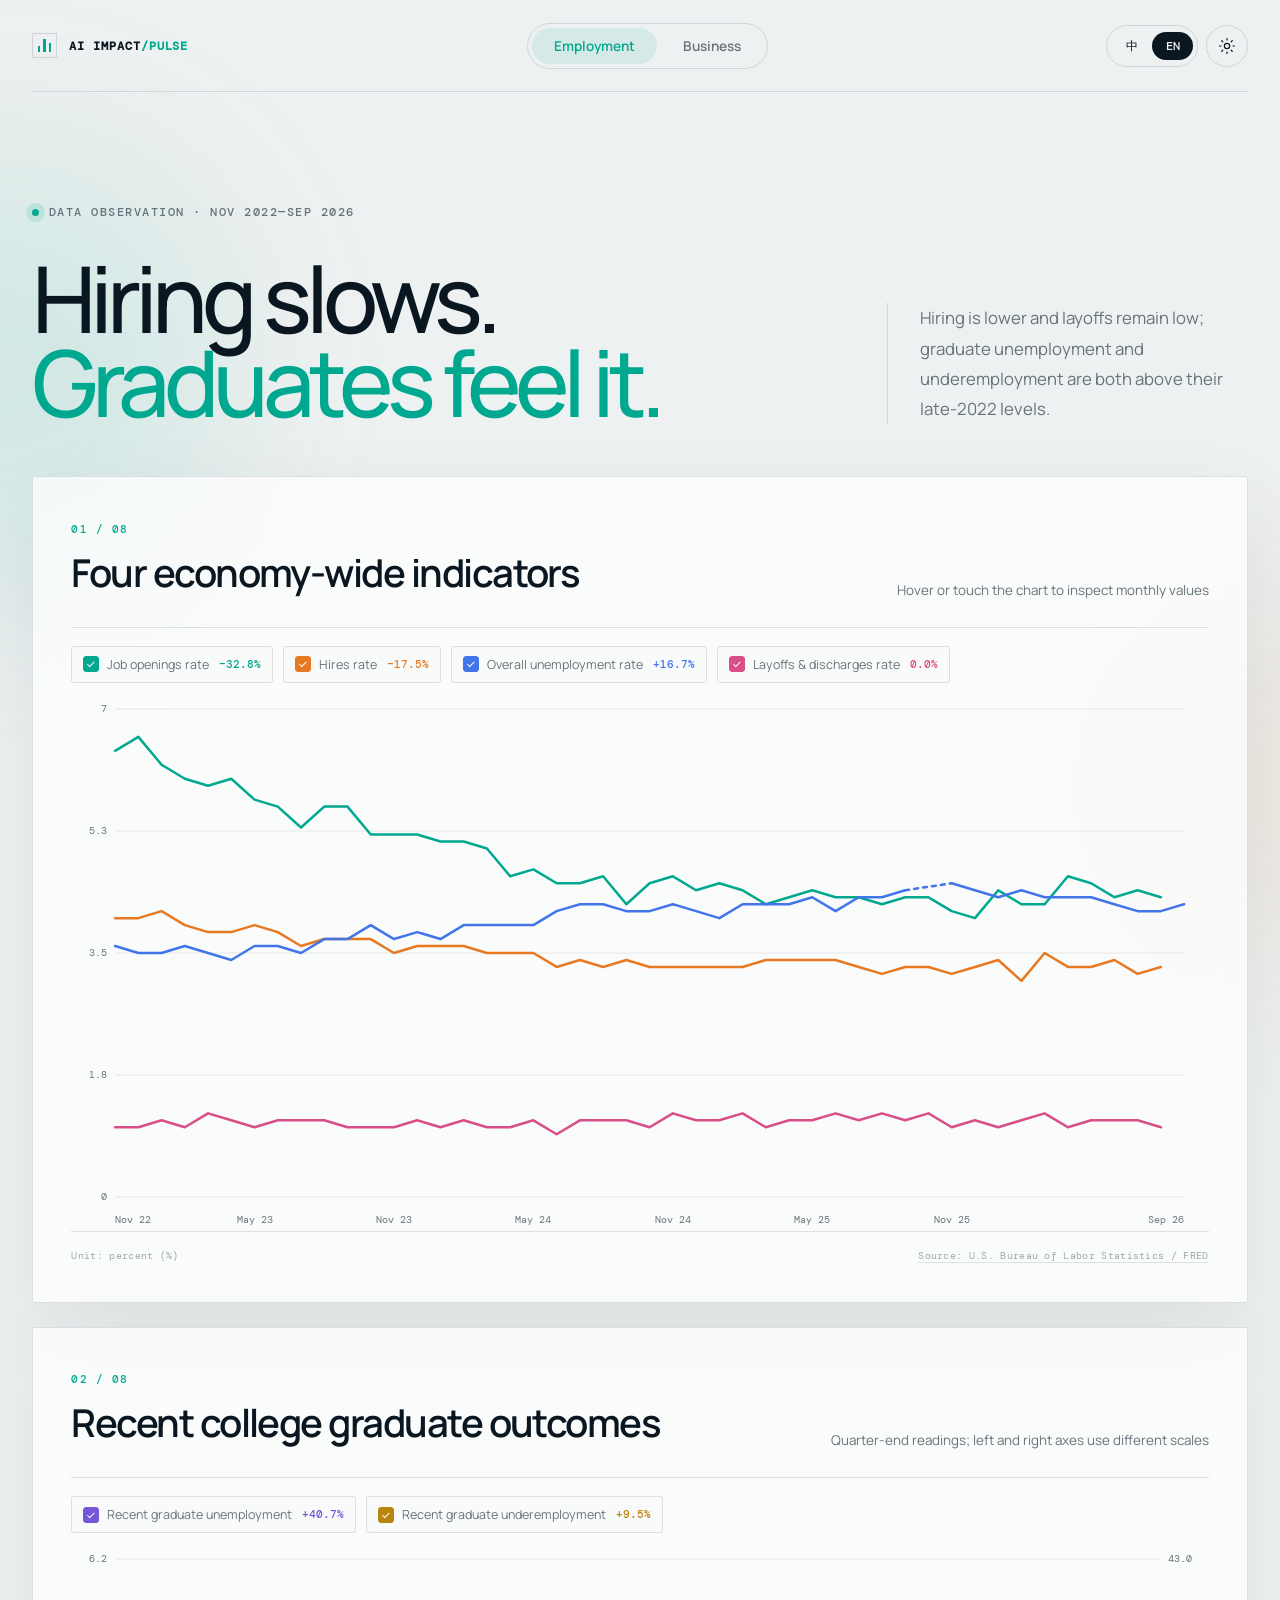
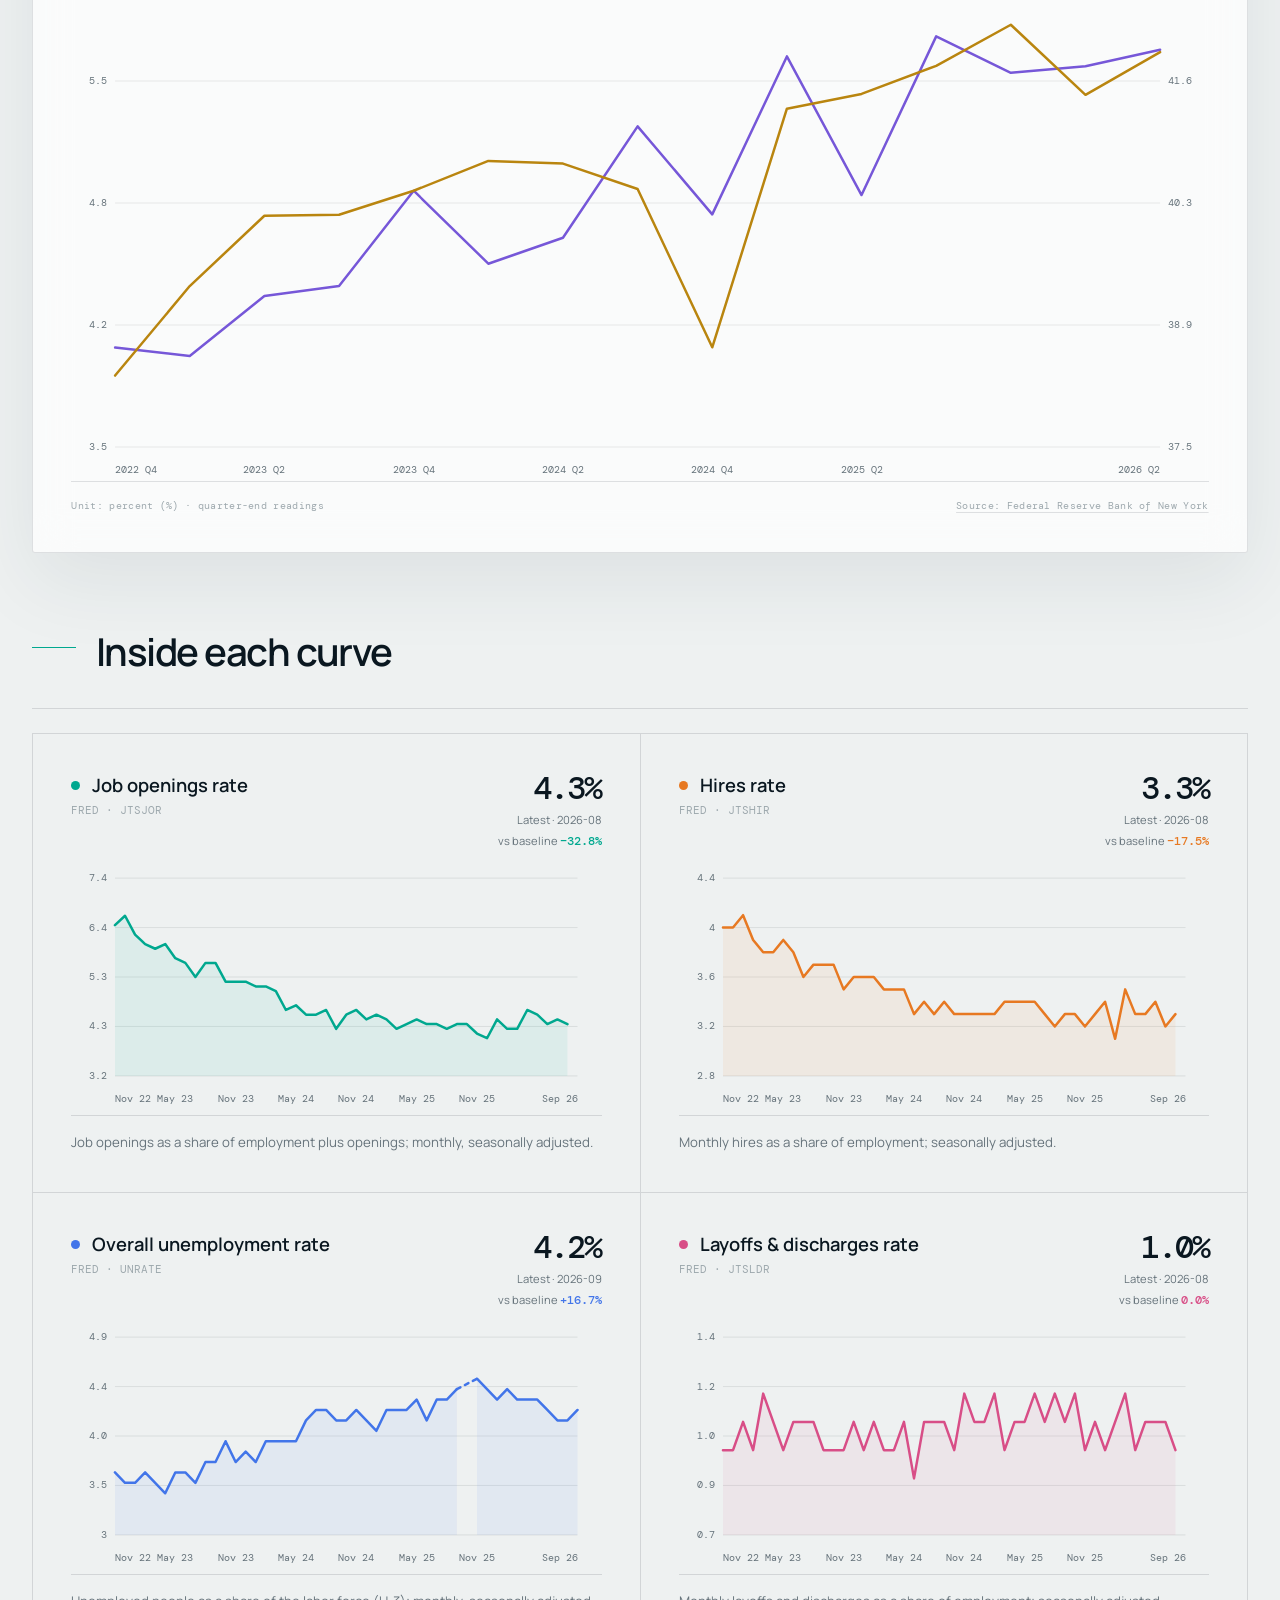
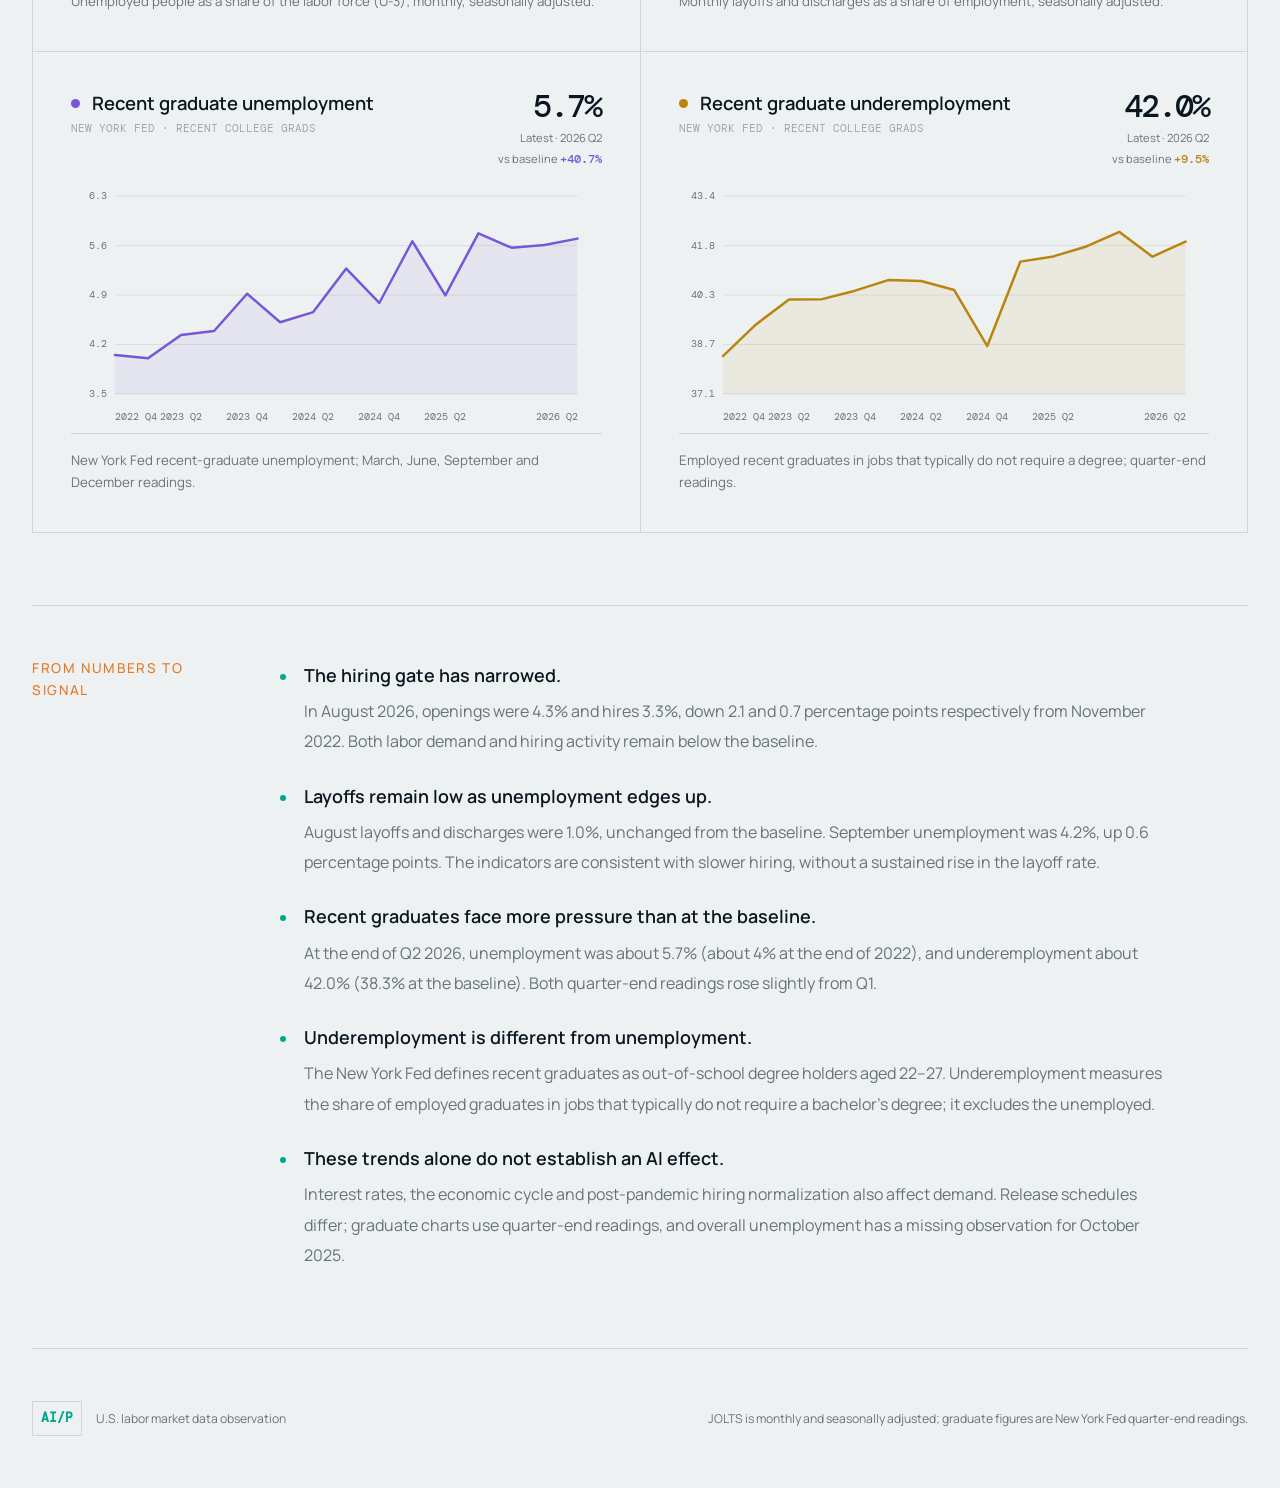
<file: index.html>
<!doctype html>
<html lang="zh-CN" data-theme="system">
<head>
  <meta charset="utf-8">
  <meta name="viewport" content="width=device-width, initial-scale=1">
  <meta name="description" content="生成式 AI 兴起后美国劳动力市场关键指标的交互式数据观察。">
  <meta name="color-scheme" content="light dark">
  <title>就业｜AI 时代的数据观察</title>
  <link rel="icon" type="image/svg+xml" href="data:image/svg+xml,%3Csvg xmlns='http://www.w3.org/2000/svg' viewBox='0 0 64 64'%3E%3Crect width='64' height='64' rx='16' fill='%2309141f'/%3E%3Cpath d='M11 43l12-13 10 7 20-22' fill='none' stroke='%235eead4' stroke-width='6' stroke-linecap='round' stroke-linejoin='round'/%3E%3Ccircle cx='53' cy='15' r='5' fill='%23ffb454'/%3E%3C/svg%3E">
  <link rel="stylesheet" href="styles.css?v=6e21b7a8ffc6">
</head>
<body>
  <div class="ambient ambient-a" aria-hidden="true"></div>
  <div class="ambient ambient-b" aria-hidden="true"></div>

  <header class="topbar">
    <a class="brand" href="index.html" aria-label="AI Impact home">
      <span class="brand-mark" aria-hidden="true"><i></i><i></i><i></i></span>
      <span>AI IMPACT<span class="brand-accent">/PULSE</span></span>
    </a>
    <nav class="page-nav" aria-label="主题导航">
      <a href="index.html" data-i18n="navEmployment" aria-current="page">就业</a>
      <a href="business.html" data-i18n="navBusiness">企业</a>
    </nav>
    <div class="controls">
      <button class="control-btn lang-switch" id="langToggle" type="button" aria-label="Switch language"><span class="lang-active">中</span><span>EN</span></button>
      <button class="control-btn icon-btn" id="themeToggle" type="button" aria-label="切换至暗色模式">
        <svg class="sun" viewBox="0 0 24 24" aria-hidden="true"><circle cx="12" cy="12" r="3.5"/><path d="M12 2v2M12 20v2M4.93 4.93l1.42 1.42M17.65 17.65l1.42 1.42M2 12h2M20 12h2M4.93 19.07l1.42-1.42M17.65 6.35l1.42-1.42"/></svg>
        <svg class="moon" viewBox="0 0 24 24" aria-hidden="true"><path d="M20 15.2A8 8 0 0 1 8.8 4 8.2 8.2 0 1 0 20 15.2Z"/></svg>
      </button>
    </div>
  </header>

  <main id="top">
    <section class="intro" aria-labelledby="pageTitle">
      <div class="eyebrow"><span class="pulse-dot"></span><span data-i18n="eyebrow">数据观察 · 2022.11—2026.09</span></div>
      <div class="intro-grid">
        <div>
          <h1 id="pageTitle" data-i18n="title">招聘放缓，<br><em>毕业生承压。</em></h1>
        </div>
        <div class="intro-copy">
          <p data-i18n="dek">招聘率下降、裁员率仍低，毕业生失业与就业不足率均高于 2022 年末。</p>
        </div>
      </div>
    </section>

    <section class="overview-panel" aria-labelledby="overviewTitle">
      <div class="panel-head">
        <div>
          <span class="section-no">01 / 08</span>
          <h2 id="overviewTitle" data-i18n="overviewTitle">四项指标总览</h2>
        </div>
        <p data-i18n="overviewHint">移动鼠标或触摸图表，查看每月数据</p>
      </div>
      <div class="legend" id="mainLegend"></div>
      <div class="chart chart-large" id="overviewChart" role="img" aria-label="四项美国就业指标对比折线图"></div>
      <div class="source-row">
        <span data-i18n="unit">单位：百分比（%）</span>
        <a data-i18n="source" href="https://fred.stlouisfed.org/series/JTSJOR" target="_blank" rel="noopener">来源：U.S. Bureau of Labor Statistics / FRED</a>
      </div>
    </section>

    <section class="overview-panel graduate-overview" aria-labelledby="graduateOverviewTitle">
      <div class="panel-head">
        <div>
          <span class="section-no">02 / 08</span>
          <h2 id="graduateOverviewTitle" data-i18n="graduateOverviewTitle">近期大学毕业生就业状况</h2>
        </div>
        <p data-i18n="graduateOverviewHint">季度末读数；左右坐标轴采用不同量程</p>
      </div>
      <div class="legend" id="graduateLegend"></div>
      <div class="chart chart-large" id="graduateOverviewChart" role="img" aria-label="美国近期大学毕业生失业率与就业不足率折线图"></div>
      <div class="source-row">
        <span data-i18n="graduateUnit">单位：百分比（%）· 季度末读数</span>
        <a data-i18n="graduateSource" href="https://www.newyorkfed.org/research/college-labor-market" target="_blank" rel="noopener">来源：Federal Reserve Bank of New York</a>
      </div>
    </section>

    <section class="details" aria-labelledby="detailsTitle">
      <div class="details-head">
        <span class="eyebrow-line"></span>
        <h2 id="detailsTitle" data-i18n="detailsTitle">拆开每一条曲线</h2>
      </div>
      <div class="chart-grid" id="detailGrid"></div>
    </section>

    <section class="reading" aria-labelledby="readingTitle">
      <h2 class="reading-kicker" id="readingTitle" data-i18n="readingKicker">从数字到信号</h2>
      <ul class="reading-list" data-i18n="readingText"><li><strong>招聘入口收窄。</strong>2026 年 8 月职位空缺率为 4.3%、雇佣率为 3.3%，较 2022 年 11 月分别下降 2.1 和 0.7 个百分点，企业新增用人需求与招聘活动均低于起点。</li><li><strong>裁员仍低，失业率温和上行。</strong>8 月裁员与解雇率为 1.0%，与起点持平；9 月总体失业率为 4.2%，较起点上升 0.6 个百分点。这些指标更接近招聘放缓的图景，未显示裁员率持续抬升。</li><li><strong>近期毕业生压力高于起点。</strong>截至 2026 年第二季度，季度末失业率约为 5.7%（2022 年末约 4%），就业不足率约为 42.0%（起点为 38.3%）；相较上一季度，两项指标均小幅上升。</li><li><strong>就业不足不等于失业。</strong>纽约联储的近期毕业生指 22–27 岁、已离校且拥有本科及以上学历的人群；就业不足率衡量已就业者中从事通常不要求本科学历工作的比例，不包含失业者。</li><li><strong>趋势不能单独证明 AI 的因果作用。</strong>利率、经济周期和疫情后招聘正常化同样影响劳动力需求；不同指标发布进度不同，毕业生曲线为季度末读数，总体失业率在 2025 年 10 月存在数据缺口。</li></ul>
    </section>
  </main>

  <footer>
    <div><span class="footer-mark">AI/P</span><span data-i18n="footerText">美国劳动力市场数据观察</span></div>
    <p data-i18n="footerNote">JOLTS 指标为 Total Nonfarm、月度、季节调整；失业率为 U-3。</p>
  </footer>

  <div class="tooltip" id="tooltip" role="status" aria-live="polite"></div>
  <script src="app.js?v=ddf2c618155a"></script>
  <script src="charts.js?v=48e4c761e6e1"></script>
</body>
</html>
</file>
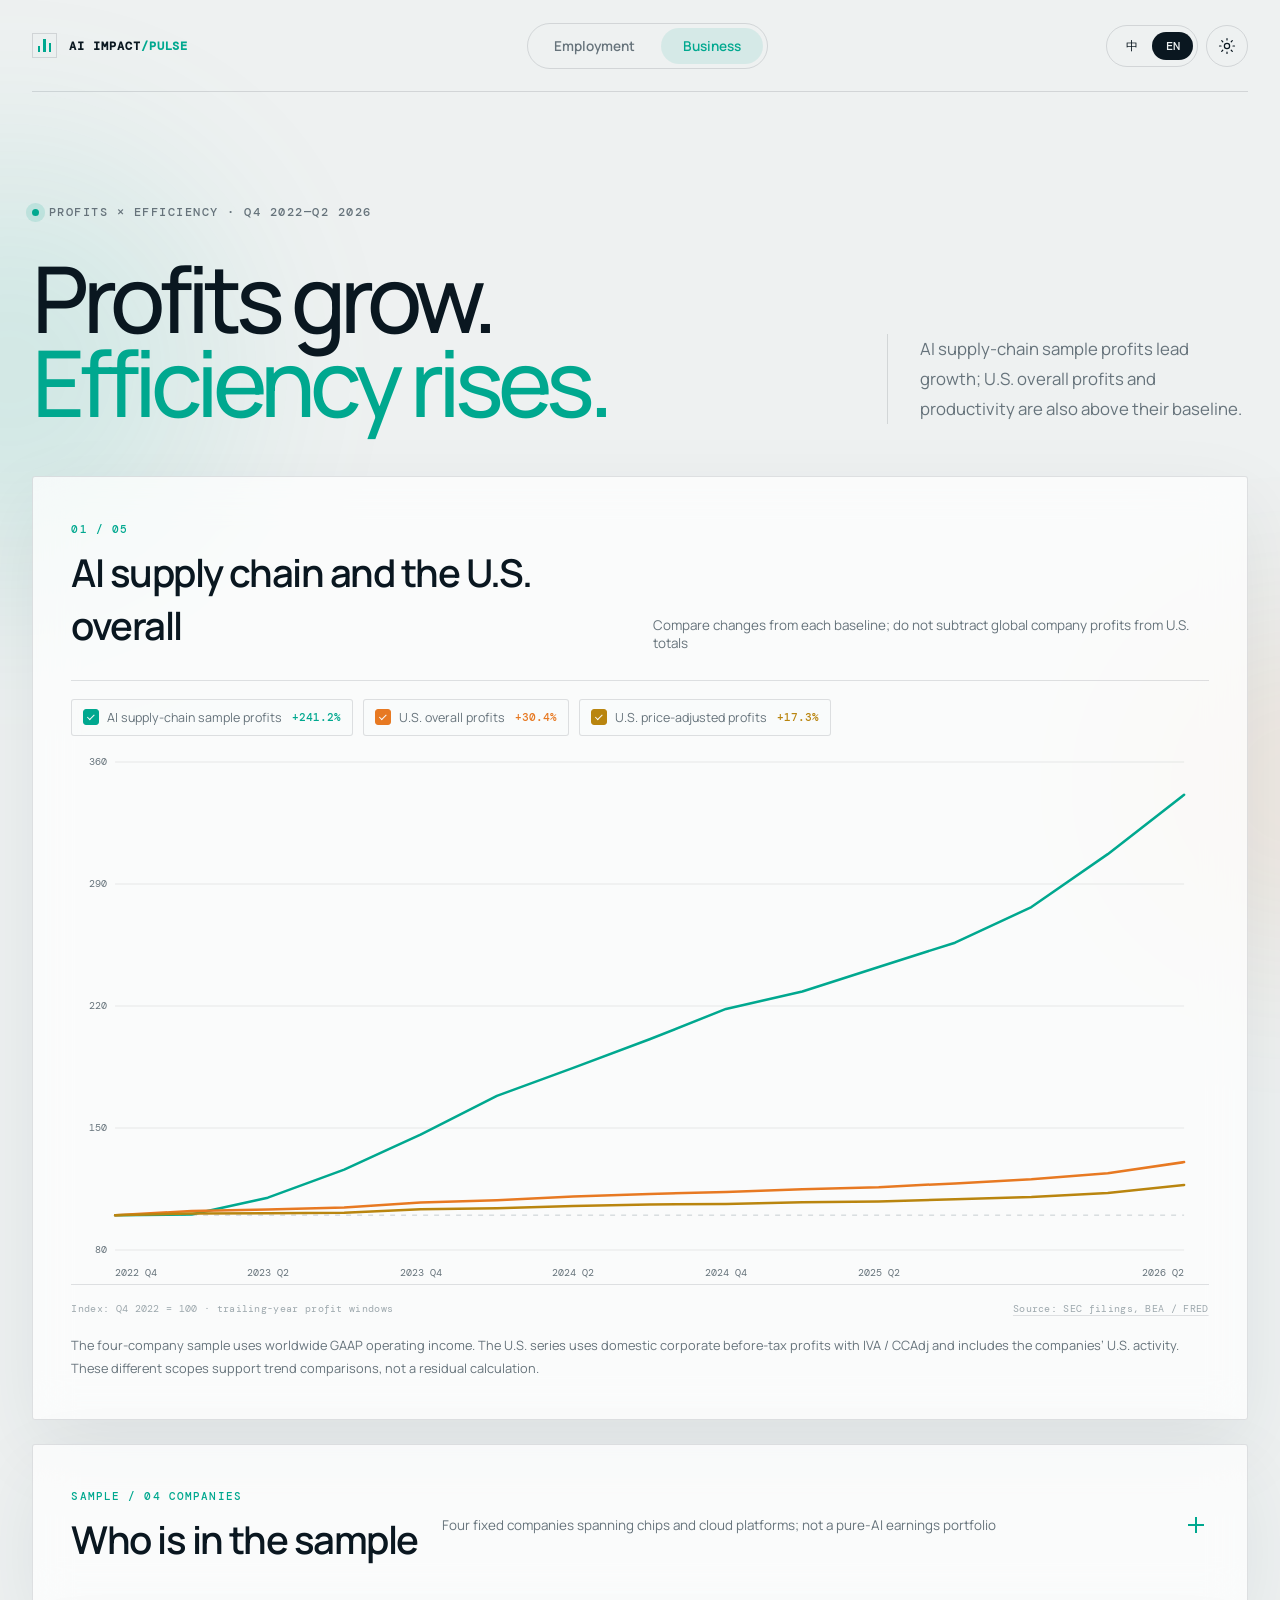
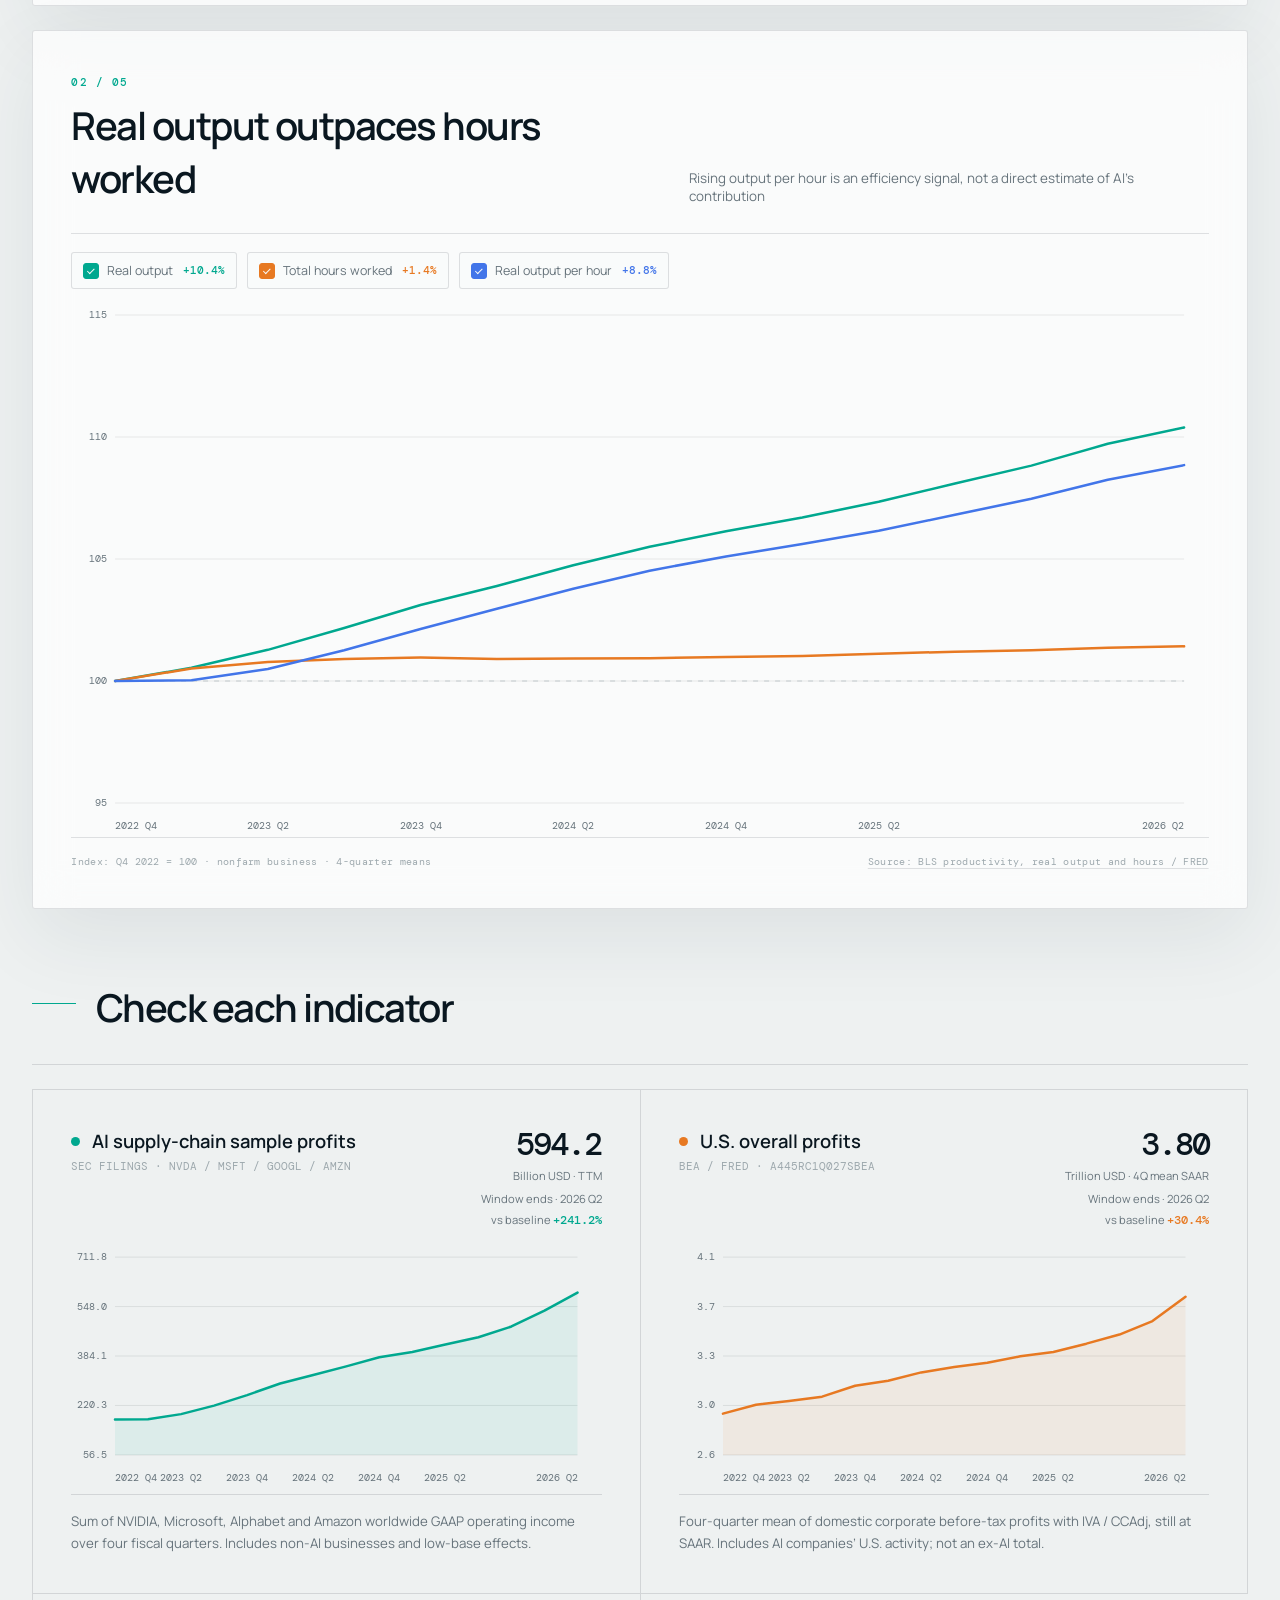
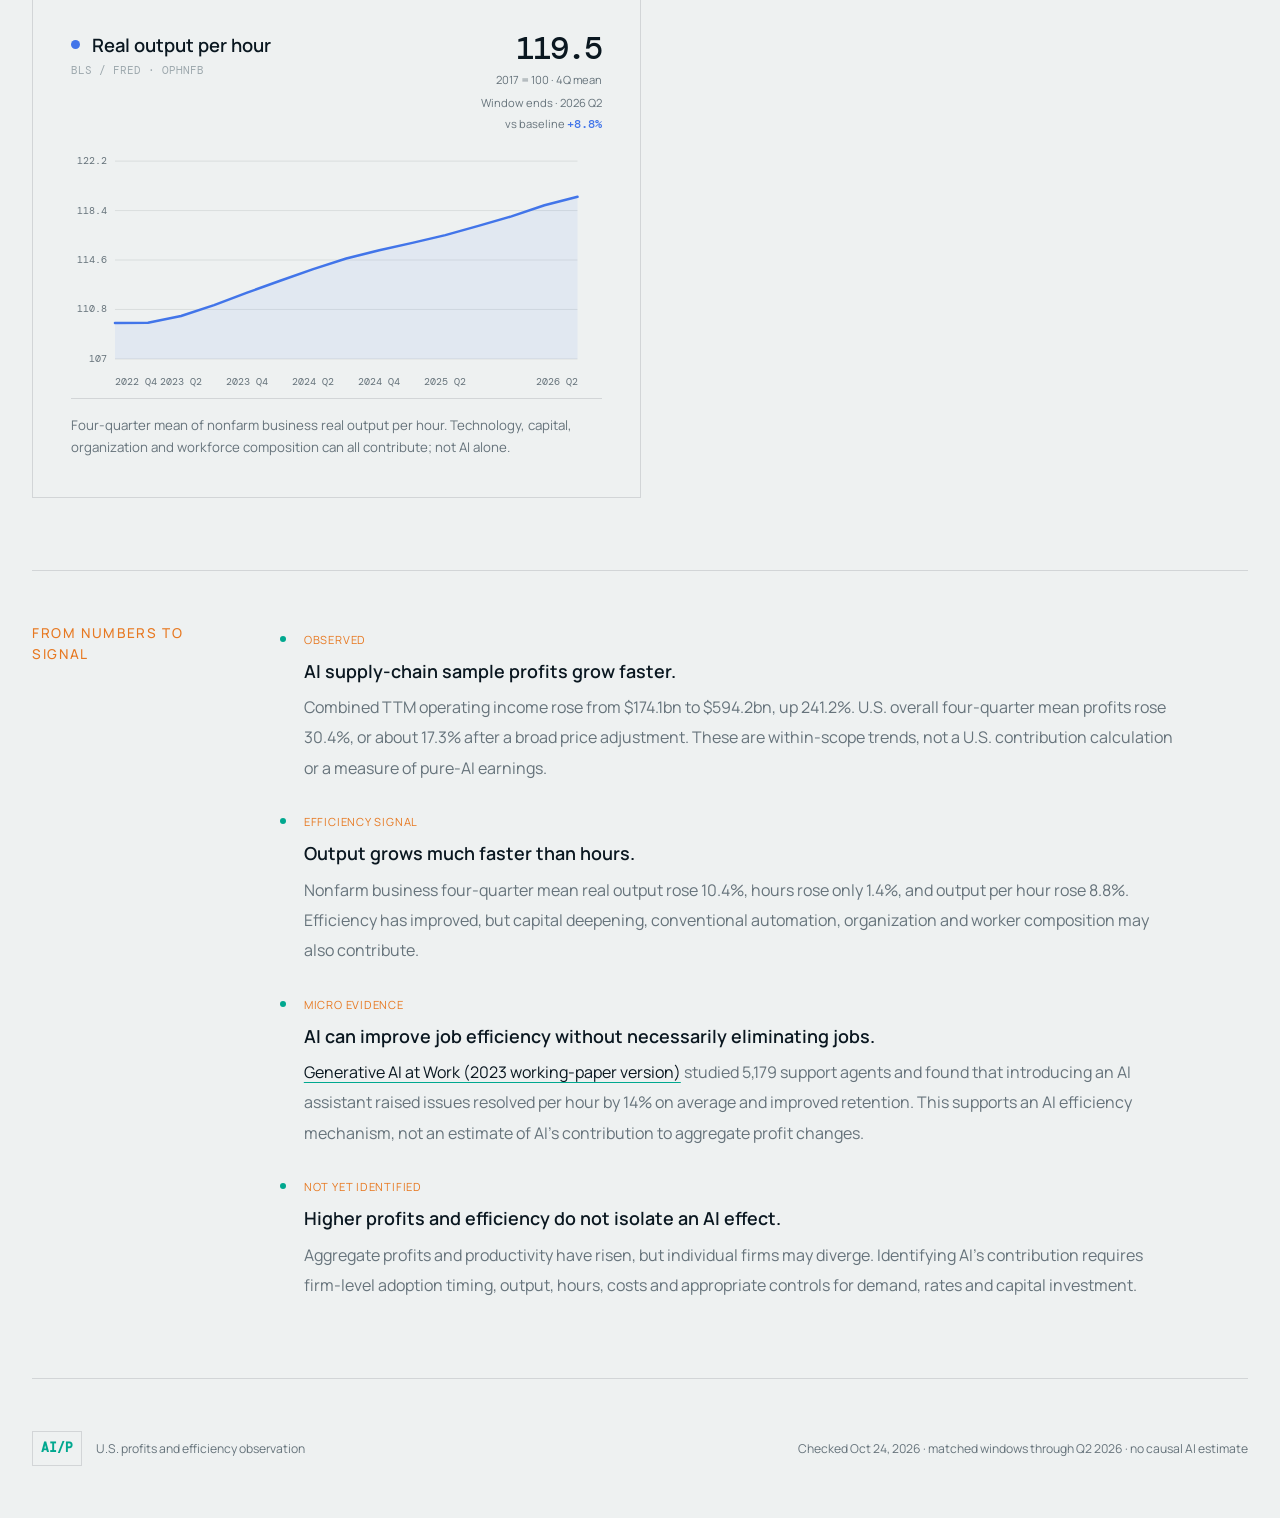
<file: business.html>
<!doctype html>
<html lang="zh-CN" data-theme="system">
<head>
  <meta charset="utf-8">
  <meta name="viewport" content="width=device-width, initial-scale=1">
  <meta name="description" content="比较 AI 产业链公司与美国整体盈利，结合实际产出、工时和生产率观察效率变化。">
  <meta name="color-scheme" content="light dark">
  <title>企业｜AI 盈利与效率</title>
  <link rel="icon" type="image/svg+xml" href="data:image/svg+xml,%3Csvg xmlns='http://www.w3.org/2000/svg' viewBox='0 0 64 64'%3E%3Crect width='64' height='64' rx='16' fill='%2309141f'/%3E%3Cpath d='M11 43l12-13 10 7 20-22' fill='none' stroke='%235eead4' stroke-width='6' stroke-linecap='round' stroke-linejoin='round'/%3E%3Ccircle cx='53' cy='15' r='5' fill='%23ffb454'/%3E%3C/svg%3E">
  <link rel="stylesheet" href="styles.css?v=6e21b7a8ffc6">
</head>
<body>
  <div class="ambient ambient-a" aria-hidden="true"></div>
  <div class="ambient ambient-b" aria-hidden="true"></div>

  <header class="topbar">
    <a class="brand" href="index.html" aria-label="AI Impact home">
      <span class="brand-mark" aria-hidden="true"><i></i><i></i><i></i></span>
      <span>AI IMPACT<span class="brand-accent">/PULSE</span></span>
    </a>
    <nav class="page-nav" aria-label="主题导航">
      <a href="index.html" data-i18n="navEmployment">就业</a>
      <a href="business.html" data-i18n="navBusiness" aria-current="page">企业</a>
    </nav>
    <div class="controls">
      <button class="control-btn lang-switch" id="langToggle" type="button" aria-label="Switch language"><span class="lang-active">中</span><span>EN</span></button>
      <button class="control-btn icon-btn" id="themeToggle" type="button" aria-label="切换至暗色模式">
        <svg class="sun" viewBox="0 0 24 24" aria-hidden="true"><circle cx="12" cy="12" r="3.5"/><path d="M12 2v2M12 20v2M4.93 4.93l1.42 1.42M17.65 17.65l1.42 1.42M2 12h2M20 12h2M4.93 19.07l1.42-1.42M17.65 6.35l1.42-1.42"/></svg>
        <svg class="moon" viewBox="0 0 24 24" aria-hidden="true"><path d="M20 15.2A8 8 0 0 1 8.8 4 8.2 8.2 0 1 0 20 15.2Z"/></svg>
      </button>
    </div>
  </header>

  <main id="top" class="business-main">
    <section class="intro" aria-labelledby="pageTitle">
      <div class="eyebrow"><span class="pulse-dot"></span><span data-i18n="eyebrow">盈利 × 效率 · 2022 Q4—2026 Q2</span></div>
      <div class="intro-grid">
        <div>
          <h1 id="pageTitle" data-i18n="title">利润增长，<br><em>效率同步提升。</em></h1>
        </div>
        <div class="intro-copy">
          <p data-i18n="dek">AI 产业链样本盈利增幅领先，美国整体利润与生产率也高于起点。</p>
        </div>
      </div>
    </section>

    <section class="overview-panel" aria-labelledby="overviewChartTitle">
      <div class="panel-head"><div><span class="section-no">01 / 05</span><h2 data-i18n="overviewTitle" id="overviewChartTitle">AI 产业链样本与美国整体</h2></div><p data-i18n="overviewHint">比较各自起点以来的变化，不把全球公司利润从美国总量中相减</p></div>
      <div class="legend" id="mainLegend"></div>
      <div class="chart chart-large" id="overviewChart" role="img" aria-label="AI产业链样本经营利润与美国境内企业利润的起点归一化趋势"></div>
      <div class="source-row"><span data-i18n="unit">指数：2022 Q4 = 100 · 利润采用近一年窗口</span><a data-i18n="source" href="https://fred.stlouisfed.org/series/A445RC1Q027SBEA" target="_blank" rel="noopener">来源：SEC 财报、BEA / FRED</a></div>
      <p data-i18n="scopeNote" class="method-note">样本为四家公司的全球 GAAP 经营利润；美国整体为境内公司制企业税前利润（含 IVA / CCAdj），且包含样本在美活动。两者口径不同，只作增长趋势参照。</p>
    </section>

    <details class="overview-panel sample-panel">
      <summary class="panel-head"><div><span class="section-no">SAMPLE / 04 COMPANIES</span><h2 data-i18n="sampleTitle" id="sampleTitle">样本由谁组成</h2></div><p data-i18n="sampleHint">固定四家公司：芯片与云平台；不是“纯 AI 利润”组合</p><span class="sample-toggle" aria-hidden="true"></span></summary>
      <p class="method-note" data-i18n="companyUnit">单位：十亿美元；TTM 为近四个财季之和。样本采用总额加权，不是四家公司增幅的简单平均。</p>
      <div class="table-scroll"><table class="company-table"><caption class="visually-hidden" data-i18n="sampleTitle">样本由谁组成</caption>
        <thead><tr><th data-i18n="companyHead" scope="col">公司 / 产业链角色</th><th data-i18n="baseHead" scope="col">起点 TTM 经营利润</th><th data-i18n="latestHead" scope="col">最新 TTM 经营利润</th><th data-i18n="changeHead" scope="col">较起点</th><th data-i18n="periodHead" scope="col">最新财季结束日</th></tr></thead>
        <tbody data-i18n="companyRows"><tr><th scope="row"><a href="https://www.sec.gov/edgar/browse/?CIK=1045810" target="_blank" rel="noopener">NVIDIA</a><small>芯片 / 加速计算</small></th><td>4.2</td><td>197.6</td><td>+4,577.5%</td><td>2026-07-26</td></tr><tr><th scope="row"><a href="https://www.sec.gov/edgar/browse/?CIK=789019" target="_blank" rel="noopener">Microsoft</a><small>云平台 / 企业软件</small></th><td>82.8</td><td>155.2</td><td>+87.5%</td><td>2026-06-30</td></tr><tr><th scope="row"><a href="https://www.sec.gov/edgar/browse/?CIK=1652044" target="_blank" rel="noopener">Alphabet</a><small>云平台 / 模型与广告</small></th><td>74.8</td><td>147.6</td><td>+97.3%</td><td>2026-06-30</td></tr><tr><th scope="row"><a href="https://www.sec.gov/edgar/browse/?CIK=1018724" target="_blank" rel="noopener">Amazon</a><small>AWS 云平台 / 电商</small></th><td>12.2</td><td>93.7</td><td>+665.1%</td><td>2026-06-30</td></tr></tbody>
      </table></div>
      <p data-i18n="companyPeriod" class="method-note">NVIDIA 财季按最近自然季度归组，通常滞后约一个月；其 2026 Q2 组包含截至 7 月 26 日的财季。其他三家截至 6 月 30 日。</p>
    </details>

    <section class="overview-panel" aria-labelledby="efficiencyChartTitle">
      <div class="panel-head"><div><span class="section-no">02 / 05</span><h2 data-i18n="efficiencyTitle" id="efficiencyChartTitle">实际产出跑赢工时，效率确有提升</h2></div><p data-i18n="efficiencyHint">每小时产出上升是提效线索，不是 AI 贡献的直接测量</p></div>
      <div class="legend" id="efficiencyLegend"></div>
      <div class="chart chart-large" id="efficiencyChart" role="img" aria-label="非农商业实际产出、劳动工时与每小时产出的趋势比较"></div>
      <div class="source-row"><span data-i18n="efficiencyUnit">指数：2022 Q4 = 100 · 非农商业部门 · 近四季均值</span><a data-i18n="efficiencySource" href="https://fred.stlouisfed.org/series/OPHNFB" target="_blank" rel="noopener">来源：BLS 劳动生产率、实际产出与工时 / FRED</a></div>
    </section>

    <section class="details" aria-labelledby="detailsTitle">
      <div class="details-head"><span class="eyebrow-line"></span><h2 data-i18n="detailsTitle" id="detailsTitle">核对每一项指标</h2></div>
      <div class="chart-grid" id="detailGrid"></div>
    </section>
    <section class="reading" aria-labelledby="readingTitle">
      <h2 data-i18n="readingKicker" class="reading-kicker" id="readingTitle">从数字到信号</h2>
      <ul data-i18n="readingText" class="reading-list"><li><span class="evidence-label">已观察到</span><strong>AI 产业链样本盈利增长更快。</strong>四家公司 TTM 经营利润合计从 1,741 亿增至 5,942 亿美元，增长 241.2%；美国整体近四季平均利润增长 30.4%，价格调整后约增 17.3%。这是各自口径内的趋势比较，不代表样本贡献了多少美国利润，也不是纯 AI 收入或利润的测量。</li><li><span class="evidence-label">提效线索</span><strong>产出增长明显快于工时。</strong>非农商业实际产出近四季均值增长 10.4%，总工时仅增 1.4%，每小时实际产出增长 8.8%。这支持生产效率提高的现象，但资本深化、传统自动化、组织调整和人员结构也可能解释一部分变化。</li><li><span class="evidence-label">微观实证</span><strong>AI 能提高岗位效率，不等于必然减少岗位。</strong><a href="https://www.nber.org/papers/w31161" target="_blank" rel="noopener">Generative AI at Work（2023 年工作论文）</a>研究了 5,179 名客服人员，发现引入生成式 AI 助手后，每小时解决问题数量平均提高 14%，员工留任率也改善。这支持 AI 确有提效机制，但不是宏观利润增长中 AI 贡献的估计。</li><li><span class="evidence-label">尚待归因</span><strong>利润与效率提升，尚不能单独归因于 AI。</strong>整体利润和生产率增长是已观察到的现象，但不同企业可能表现分化；识别 AI 的贡献仍需企业层面的采用时间、产出、工时、成本与合适对照，并控制需求、利率及资本投入变化。</li></ul>
    </section>
  </main>
  <footer>
    <div><span class="footer-mark">AI/P</span><span data-i18n="footerText">美国企业盈利与效率观察</span></div>
    <p data-i18n="footerNote">静态数据核查：2026.10.24 · 同期比较截至 2026 Q2 · 结论不作 AI 因果估计</p>
  </footer>

  <div class="tooltip" id="tooltip" role="status" aria-live="polite"></div>
  <script src="business.js?v=fdf9cf413669"></script>
  <script src="charts.js?v=48e4c761e6e1"></script>
</body>
</html>
</file>
<file: styles.css>
@import url('https://fonts.googleapis.com/css2?family=DM+Mono:wght@400;500&family=Manrope:wght@400;500;600;700&family=Noto+Sans+SC:wght@400;500;600;700&display=swap');

:root {
  color-scheme: light;
  --bg: #eef1f1;
  --surface: rgba(255,255,255,.72);
  --surface-solid: #f8fafa;
  --ink: #0a1720;
  --muted: #66737b;
  --faint: #9da8ad;
  --line: rgba(10,23,32,.12);
  --grid: rgba(10,23,32,.09);
  --teal: #00a88f;
  --orange: #e77922;
  --blue: #4275e9;
  --pink: #d84e87;
  --violet: #7657d8;
  --gold: #b9850f;
  --shadow: 0 28px 80px rgba(28,48,58,.08);
}

html[data-theme="dark"] {
  color-scheme: dark;
  --bg: #071118;
  --surface: rgba(12,27,36,.78);
  --surface-solid: #0d1c25;
  --ink: #edf7f8;
  --muted: #93a4ad;
  --faint: #5e7078;
  --line: rgba(208,234,237,.13);
  --grid: rgba(208,234,237,.09);
  --teal: #5eead4;
  --orange: #ffb454;
  --blue: #82a7ff;
  --pink: #ff85b3;
  --violet: #b9a2ff;
  --gold: #ffd166;
  --shadow: 0 28px 90px rgba(0,0,0,.28);
}

* { box-sizing: border-box; }
html { scroll-behavior: smooth; }
body {
  margin: 0;
  min-width: 320px;
  background: var(--bg);
  color: var(--ink);
  font-family: Manrope, "Noto Sans SC", system-ui, sans-serif;
  transition: background .35s ease, color .35s ease;
  overflow-x: hidden;
}
button, a { font: inherit; }
button { color: inherit; }
.ambient { position: fixed; border-radius: 50%; pointer-events: none; filter: blur(100px); opacity: .12; z-index: -1; }
.ambient-a { width: 420px; height: 420px; background: var(--teal); left: -200px; top: 160px; }
.ambient-b { width: 330px; height: 330px; background: var(--orange); right: -180px; top: 620px; opacity: .09; }

.topbar {
  width: min(1400px, calc(100% - 64px));
  margin: 0 auto;
  height: 92px;
  display: flex;
  align-items: center;
  justify-content: space-between;
  border-bottom: 1px solid var(--line);
}
.brand { color: var(--ink); text-decoration: none; font: 600 .75rem/1 DM Mono, monospace; letter-spacing: .08em; display: flex; align-items: center; gap: 12px; }
.brand-accent { color: var(--teal); }
.brand-mark { width: 25px; height: 25px; display: flex; align-items: end; gap: 3px; padding: 5px; border: 1px solid var(--line); }
.brand-mark i { width: 3px; background: var(--teal); display: block; }
.brand-mark i:nth-child(1) { height: 6px; }.brand-mark i:nth-child(2) { height: 13px; }.brand-mark i:nth-child(3) { height: 9px; }
.page-nav { display: flex; gap: 4px; padding: 4px; border: 1px solid var(--line); border-radius: 999px; }
.page-nav a { text-decoration: none; color: var(--muted); font-size: .85rem; font-weight: 600; padding: 9px 22px; border-radius: 999px; transition: background .2s, color .2s; }
.page-nav a:hover { color: var(--ink); background: var(--surface); }
.page-nav a[aria-current="page"] { color: var(--teal); background: color-mix(in srgb, var(--teal) 10%, transparent); }
a:focus-visible, button:focus-visible { outline: 2px solid var(--teal); outline-offset: 4px; }
.controls { display: flex; gap: 8px; }
.control-btn { height: 42px; border: 1px solid var(--line); background: transparent; cursor: pointer; border-radius: 999px; transition: background .2s, border-color .2s; }
.control-btn:hover { background: var(--surface); border-color: var(--faint); }
.lang-switch { display: grid; grid-template-columns: repeat(2, 1fr); padding: 4px; min-width: 92px; align-items: center; font: 500 .75rem/1 DM Mono, monospace; }
.lang-switch span { padding: 8px 9px; border-radius: 99px; }
.lang-switch .lang-active { background: var(--ink); color: var(--bg); }
.icon-btn { width: 42px; display: grid; place-items: center; }
.icon-btn svg { width: 18px; height: 18px; fill: none; stroke: currentColor; stroke-width: 1.6; stroke-linecap: round; stroke-linejoin: round; }
.icon-btn .moon { display: none; }
html[data-theme="dark"] .icon-btn .sun { display: none; }
html[data-theme="dark"] .icon-btn .moon { display: block; }

main { width: min(1400px, calc(100% - 64px)); margin: 0 auto; }
.intro { padding: clamp(64px, 9vw, 130px) 0 52px; }
.eyebrow { font: 500 .72rem/1 DM Mono, monospace; letter-spacing: .13em; color: var(--muted); text-transform: uppercase; display: flex; gap: 10px; align-items: center; margin-bottom: 38px; }
.pulse-dot { width: 7px; height: 7px; border-radius: 50%; background: var(--teal); box-shadow: 0 0 0 6px color-mix(in srgb, var(--teal) 14%, transparent); }
.intro-grid { display: grid; grid-template-columns: minmax(0, 1.5fr) minmax(300px, .72fr); gap: clamp(48px, 8vw, 130px); align-items: end; }
h1 { margin: 0; font-size: clamp(3.1rem, 7.2vw, 7.6rem); line-height: .91; letter-spacing: -.065em; font-weight: 500; }
h1 em { font-style: normal; color: var(--teal); }
.intro-copy { border-left: 1px solid var(--line); padding-left: 32px; }
.intro-copy > p { font-size: 1.05rem; line-height: 1.8; color: var(--muted); margin: 0; }

.overview-panel { background: var(--surface); border: 1px solid var(--line); border-radius: 3px; box-shadow: var(--shadow); backdrop-filter: blur(20px); padding: clamp(24px, 3vw, 46px); }
.overview-panel + .overview-panel { margin-top: 24px; }
.panel-head { display: flex; justify-content: space-between; gap: 24px; align-items: flex-end; margin-bottom: 28px; }
.panel-head h2, .details-head h2 { font-size: clamp(1.7rem, 3vw, 2.7rem); letter-spacing: -.04em; margin: 8px 0 0; font-weight: 600; }
.panel-head p { color: var(--muted); margin: 0; font-size: .84rem; }
.section-no { font: 500 .7rem/1 DM Mono, monospace; letter-spacing: .1em; color: var(--teal); }
.legend { display: flex; gap: 10px; flex-wrap: wrap; border-top: 1px solid var(--line); padding: 18px 0 8px; }
.legend-item { border: 1px solid var(--line); background: color-mix(in srgb, var(--surface-solid) 55%, transparent); padding: 9px 11px; color: var(--muted); display: flex; gap: 8px; align-items: center; border-radius: 3px; font-size: .78rem; cursor: pointer; transition: opacity .2s, background .2s, border-color .2s; }
.legend-item:hover { border-color: color-mix(in srgb, var(--series-color) 48%, var(--line)); background: var(--surface-solid); }
.legend-check { width: 16px; height: 16px; border: 1px solid var(--series-color); background: var(--series-color); border-radius: 3px; display: grid; place-items: center; flex: 0 0 auto; }
.legend-check i { width: 7px; height: 4px; border-left: 1.5px solid var(--surface-solid); border-bottom: 1.5px solid var(--surface-solid); transform: rotate(-45deg) translateY(-1px); }
.legend-name { white-space: nowrap; }
.legend-item strong { color: var(--series-color); font: 500 .7rem/1 DM Mono, monospace; padding-left: 2px; }
.legend-item.is-muted { opacity: .42; background: transparent; }
.legend-item.is-muted .legend-check { background: transparent; border-color: var(--faint); }
.legend-item.is-muted .legend-check i { opacity: 0; }
.chart { position: relative; width: 100%; min-height: 250px; }
.chart-large { height: min(48vw, 540px); min-height: 360px; }
.chart svg { width: 100%; height: 100%; overflow: visible; display: block; }
.chart text { fill: var(--muted); font-family: DM Mono, monospace; font-size: 10px; }
.grid-line { stroke: var(--grid); stroke-width: 1; vector-effect: non-scaling-stroke; }
.axis-line { stroke: var(--line); stroke-width: 1; vector-effect: non-scaling-stroke; }
.series-line { fill: none; stroke: var(--series-color); stroke-width: 2.5; vector-effect: non-scaling-stroke; stroke-linecap: round; stroke-linejoin: round; transition: opacity .2s; }
.series-gap { stroke-dasharray: 4 5; }
.series-area { opacity: .075; }
.series-dot { fill: var(--surface-solid); stroke: var(--series-color); stroke-width: 2; vector-effect: non-scaling-stroke; opacity: 0; transition: opacity .1s; }
.hover-line { stroke: var(--ink); stroke-width: 1; stroke-dasharray: 3 4; vector-effect: non-scaling-stroke; opacity: .35; }
.chart-hit { fill: transparent; cursor: crosshair; }
.source-row a { color: inherit; text-decoration-color: var(--line); text-underline-offset: 3px; }
.source-row { display: flex; justify-content: space-between; gap: 20px; padding-top: 16px; border-top: 1px solid var(--line); color: var(--faint); font: 400 .65rem/1.5 DM Mono, monospace; letter-spacing: .03em; }
.tooltip { position: fixed; z-index: 20; pointer-events: none; opacity: 0; transform: translate(12px, -50%); background: var(--ink); color: var(--bg); padding: 12px 14px; border-radius: 3px; box-shadow: 0 12px 35px rgba(0,0,0,.25); min-width: 150px; transition: opacity .08s; font-size: .75rem; }
.tooltip.is-visible { opacity: 1; }
.tooltip-date { font: 500 .67rem/1 DM Mono, monospace; opacity: .65; margin-bottom: 10px; }
.tooltip-row { display: flex; justify-content: space-between; gap: 22px; margin-top: 6px; }
.tooltip-row span:first-child { display: flex; align-items: center; gap: 7px; }
.tooltip-swatch { width: 7px; height: 7px; border-radius: 50%; background: var(--c); }
.tooltip strong { font-family: DM Mono, monospace; }

.reference-line { stroke: var(--faint); stroke-width: 1; stroke-dasharray: 5 6; vector-effect: non-scaling-stroke; opacity: .55; }
.method-note { margin: 18px 0 0; color: var(--muted); font-size: .8rem; line-height: 1.8; }
.sample-panel > .method-note:first-of-type { margin: 0 0 18px; }
.sample-panel > summary { cursor: pointer; list-style: none; margin-bottom: 0; align-items: center; }
.sample-panel > summary::-webkit-details-marker { display: none; }
.sample-panel[open] > summary { margin-bottom: 28px; }
.sample-panel > summary:focus-visible { outline: 2px solid var(--teal); outline-offset: 8px; }
.sample-toggle { flex: 0 0 26px; width: 26px; height: 26px; position: relative; color: var(--teal); margin-left: auto; }
.sample-toggle::before, .sample-toggle::after { content: ""; position: absolute; background: currentColor; left: 5px; top: 12px; width: 16px; height: 2px; }
.sample-toggle::after { transform: rotate(90deg); }
.sample-panel[open] .sample-toggle::after { transform: rotate(0); }
.table-scroll { overflow-x: auto; max-width: 100%; }
.company-table { border-collapse: collapse; width: 100%; min-width: 740px; font-size: .84rem; }
.company-table th, .company-table td { border-bottom: 1px solid var(--line); padding: 18px 14px; text-align: right; vertical-align: top; }
.company-table thead th { color: var(--muted); font-weight: 500; font-size: .75rem; }
.company-table th:first-child { text-align: left; padding-left: 0; }
.company-table tbody th { font-weight: 600; }
.company-table a { color: var(--ink); text-underline-offset: 4px; text-decoration-color: var(--line); }
.company-table a:hover { color: var(--teal); }
.company-table small { display: block; margin-top: 8px; color: var(--muted); font-weight: 400; line-height: 1.6; }
.company-table td { font-family: DM Mono, monospace; white-space: nowrap; }
.evidence-label { display: inline-block; color: var(--orange); font-size: .7rem; letter-spacing: .07em; margin-bottom: 4px; }
.visually-hidden { position: absolute; width: 1px; height: 1px; padding: 0; margin: -1px; overflow: hidden; clip-path: inset(50%); white-space: nowrap; border: 0; }

.reading { display: grid; grid-template-columns: .35fr 1.65fr; gap: 40px; border-top: 1px solid var(--line); padding: 52px 0 78px; align-items: start; }
.reading-kicker { margin: 0; color: var(--orange); font: 500 .85rem/1.6 Manrope, "Noto Sans SC", sans-serif; letter-spacing: .12em; text-transform: uppercase; }
.reading-list { margin: 0; padding-left: 1.25em; display: grid; gap: 22px; max-width: 900px; }
.reading-list li { padding-left: 6px; color: var(--muted); font-size: 1rem; line-height: 1.9; }
.reading-list a { color: var(--ink); text-decoration-color: var(--teal); text-underline-offset: 4px; }
.reading-list li::marker { color: var(--teal); }
.reading strong { color: var(--ink); font-weight: 600; display: block; font-size: 1.12rem; margin-bottom: 4px; }
.details { padding: 64px 0 72px; }
.details-head { display: flex; align-items: center; gap: 20px; border-bottom: 1px solid var(--line); padding-bottom: 30px; margin-bottom: 24px; }
.eyebrow-line { width: 44px; height: 1px; background: var(--teal); }
.chart-grid { display: grid; grid-template-columns: repeat(2, minmax(0, 1fr)); border-left: 1px solid var(--line); border-top: 1px solid var(--line); }
.chart-card { padding: clamp(22px, 3vw, 38px); border-right: 1px solid var(--line); border-bottom: 1px solid var(--line); min-width: 0; }
.card-head { display: flex; justify-content: space-between; gap: 18px; margin-bottom: 12px; }
.card-title { display: flex; gap: 12px; align-items: center; }
.card-title i { flex: 0 0 9px; width: 9px; height: 9px; background: var(--series-color); border-radius: 50%; }
.card-title h3 { margin: 0; font-size: 1.15rem; font-weight: 600; }
.card-head > div:first-child { min-width: 0; }
.series-code { overflow-wrap: anywhere; color: var(--faint); font: 400 .67rem/1 DM Mono, monospace; margin-top: 7px; }
.card-stat { text-align: right; flex: 0 0 auto; }
.card-stat strong { font: 500 2rem/1 DM Mono, monospace; letter-spacing: -.06em; }
.card-stat span { display: block; color: var(--muted); font-size: .7rem; margin-top: 8px; }
.card-stat .card-change { margin-top: 6px; white-space: nowrap; }
.card-change b { color: var(--series-color); font: 500 .72rem/1 DM Mono, monospace; }
.mini-chart { height: 250px; }
.card-note { border-top: 1px solid var(--line); padding-top: 16px; margin: 5px 0 0; color: var(--muted); font-size: .83rem; line-height: 1.65; }
footer { width: min(1400px, calc(100% - 64px)); margin: 0 auto; border-top: 1px solid var(--line); min-height: 140px; display: flex; justify-content: space-between; align-items: center; gap: 20px; color: var(--muted); font-size: .76rem; }
footer > div { display: flex; align-items: center; gap: 14px; }
.footer-mark { font: 600 .8rem/1 DM Mono, monospace; border: 1px solid var(--line); padding: 10px 8px; color: var(--teal); }
footer p { text-align: right; }

@media (max-width: 900px) {
  .topbar, main, footer { width: min(100% - 36px, 1400px); }
  .topbar { height: 76px; }
  .intro { padding-top: 64px; }
  .intro-grid { grid-template-columns: 1fr; gap: 40px; }
  .intro-copy { max-width: 650px; }
  .chart-grid { grid-template-columns: 1fr; }
  .reading { grid-template-columns: 1fr; gap: 22px; }
}
@media (max-width: 760px) {
  .topbar { display: grid; grid-template-columns: 1fr auto; height: auto; min-height: 120px; gap: 12px; padding: 16px 0; }
  .page-nav { grid-row: 2; grid-column: 1 / -1; justify-self: center; }
  .page-nav a { padding: 8px 26px; }
  .controls { grid-column: 2; grid-row: 1; }
}
@media (max-width: 620px) {
  .topbar, main, footer { width: min(100% - 24px, 1400px); }
  .brand { font-size: .65rem; }
  .brand-mark { display: none; }
  .lang-switch { min-width: 82px; }
  h1 { font-size: clamp(2.75rem, 15vw, 4.2rem); line-height: .96; }
  .intro-copy { border-left: 0; padding-left: 0; }
  .panel-head { align-items: start; flex-direction: column; }
  .overview-panel { margin-left: -4px; margin-right: -4px; padding: 20px 14px; }
  .chart-large { min-height: 330px; }
  .source-row { flex-direction: column; gap: 6px; }
  .legend { gap: 12px 18px; }
  .legend-item { width: calc(50% - 9px); justify-content: flex-start; }
  .legend-name { white-space: normal; min-width: 0; overflow-wrap: anywhere; }
  .legend-item strong { margin-left: auto; flex-shrink: 0; }
  .graduate-overview .legend-item { width: 100%; }
  .chart-card { padding: 26px 16px; }
  .card-head { align-items: flex-start; gap: 12px; }
  .card-title { gap: 8px; }
  .card-title h3 { font-size: 1rem; overflow-wrap: anywhere; }
  .card-stat { max-width: 52%; }
  .card-unit { line-height: 1.5; }
  .card-stat .card-change { white-space: normal; }
  .card-stat strong { font-size: 1.65rem; }
  footer { align-items: flex-start; flex-direction: column; justify-content: center; padding: 28px 0; }
  footer p { text-align: left; margin: 0; }
}
@media (prefers-reduced-motion: reduce) { * { scroll-behavior: auto !important; transition-duration: .01ms !important; } }
</file>
